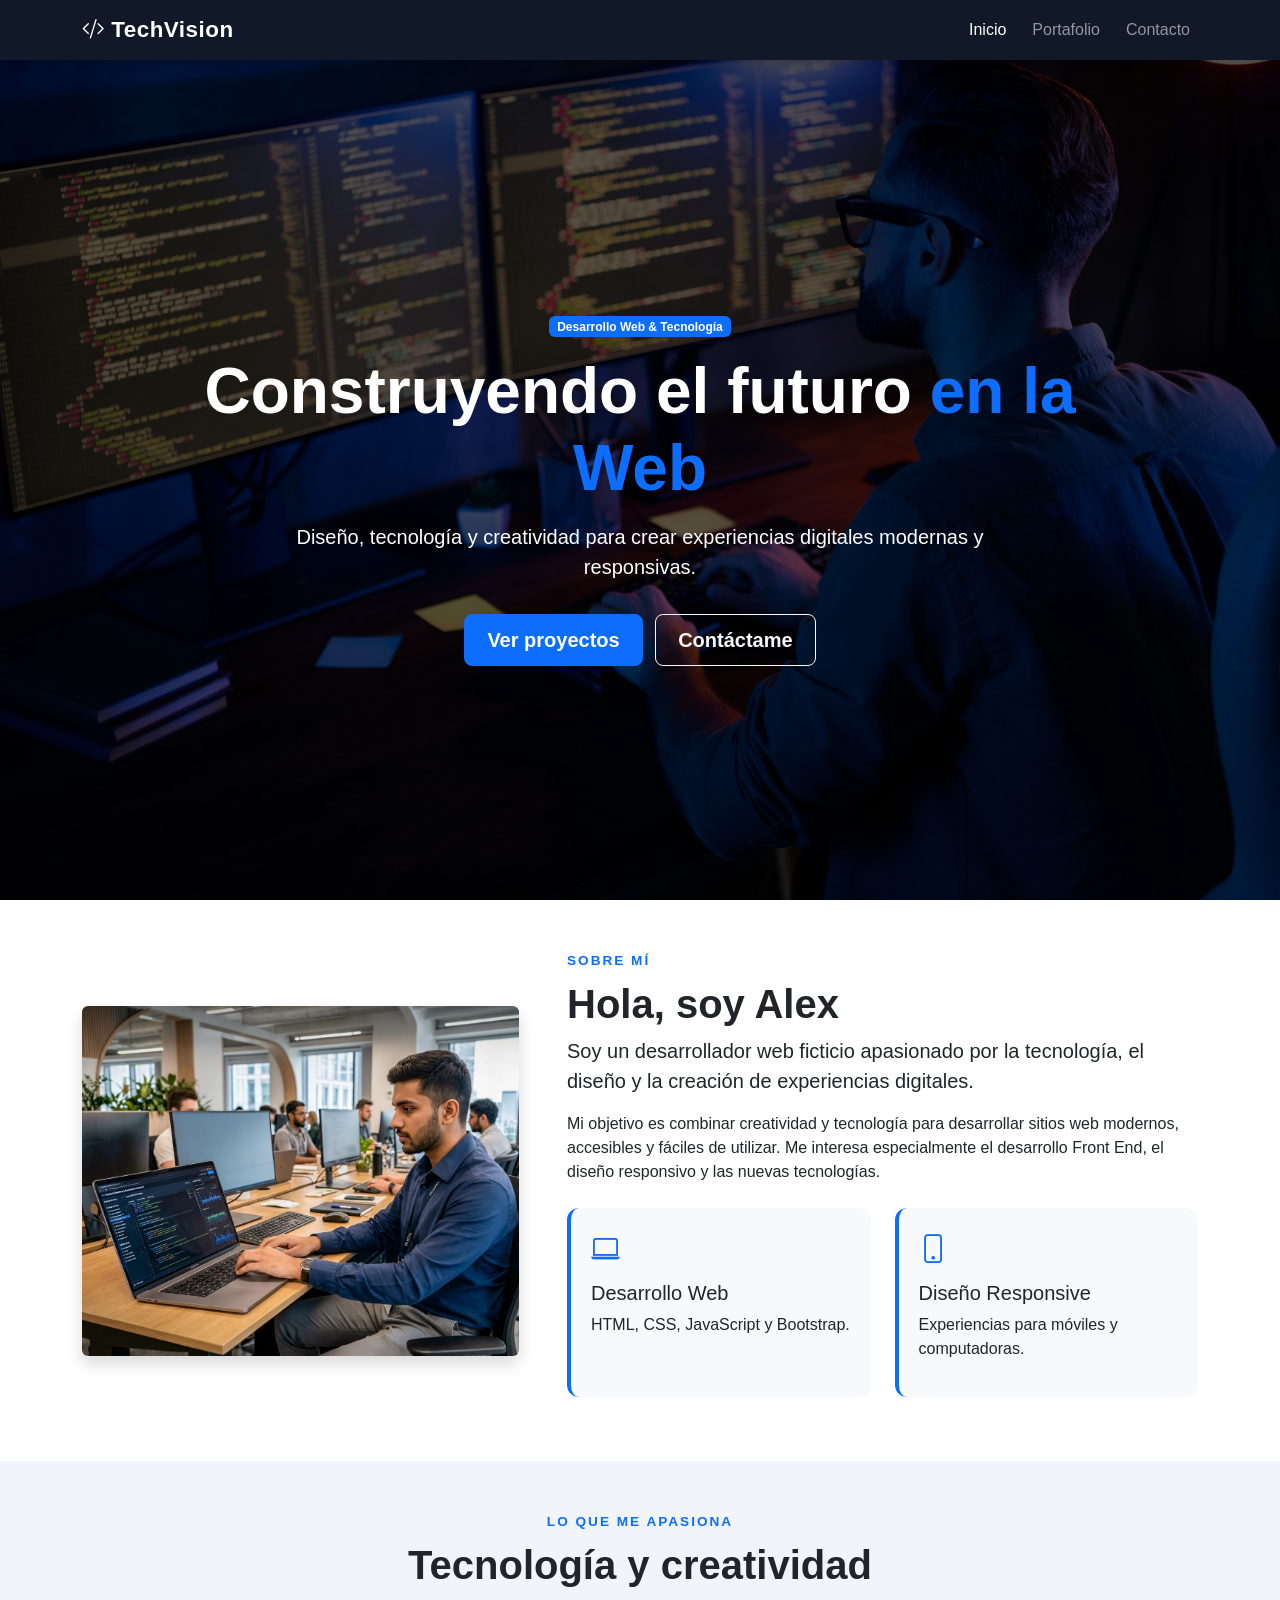
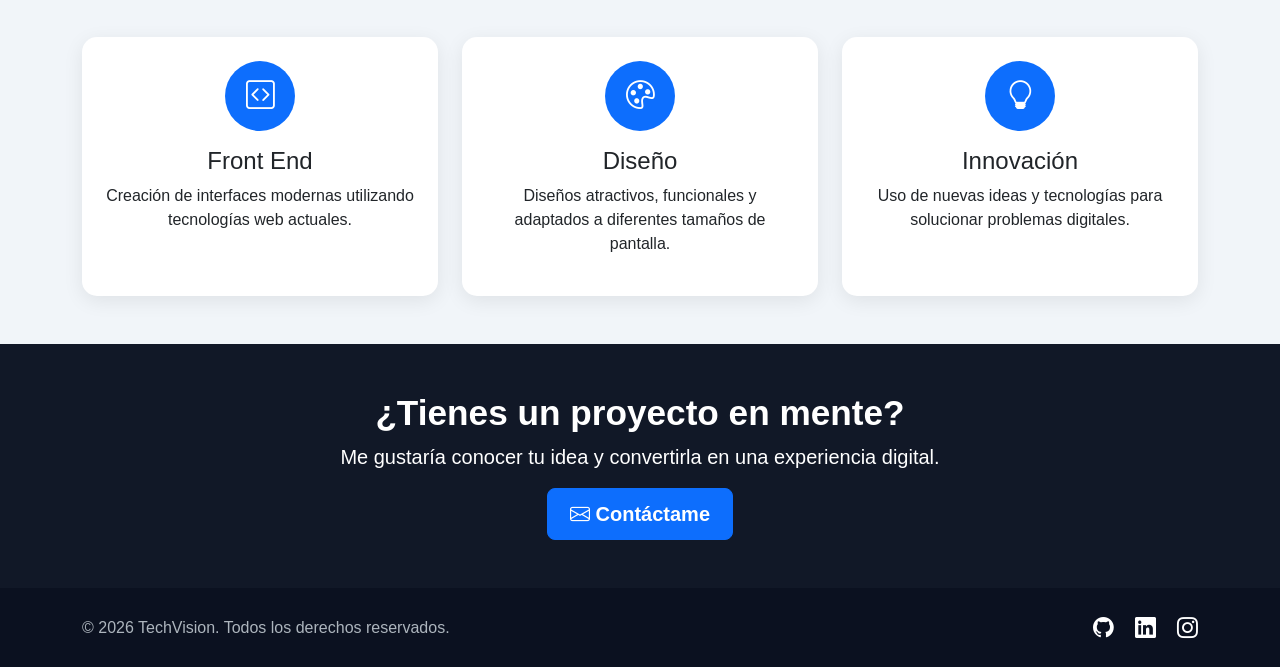
<file: index.html>
<!DOCTYPE html>
<html lang="es">
<head>
    <!-- Configuración básica del documento HTML5 -->
    <meta charset="UTF-8">
    <meta name="viewport" content="width=device-width, initial-scale=1.0">

    <!-- Título de la página -->
    <title>TechVision | Desarrollo Web</title>

    <!-- Bootstrap CSS -->
    <link 
        href="https://cdn.jsdelivr.net/npm/bootstrap@5.3.3/dist/css/bootstrap.min.css" 
        rel="stylesheet"
    >

    <!-- Bootstrap Icons -->
    <link 
        rel="stylesheet" 
        href="https://cdn.jsdelivr.net/npm/bootstrap-icons@1.11.3/font/bootstrap-icons.min.css"
    >

    <!-- CSS personalizado -->
    <link rel="stylesheet" href="css/styles.css">
</head>

<body>

    <!-- =========================================
         BARRA DE NAVEGACIÓN
         Bootstrap Navbar
    ========================================== -->
    <nav class="navbar navbar-expand-lg navbar-dark bg-dark fixed-top">
        <div class="container">

            <a class="navbar-brand fw-bold" href="index.html">
                <i class="bi bi-code-slash"></i> TechVision
            </a>

            <!-- Botón para dispositivos móviles -->
            <button 
                class="navbar-toggler" 
                type="button" 
                data-bs-toggle="collapse" 
                data-bs-target="#navbarNav"
                aria-controls="navbarNav"
                aria-expanded="false"
                aria-label="Mostrar navegación"
            >
                <span class="navbar-toggler-icon"></span>
            </button>

            <!-- Enlaces de navegación -->
            <div class="collapse navbar-collapse" id="navbarNav">
                <ul class="navbar-nav ms-auto">

                    <li class="nav-item">
                        <a class="nav-link active" href="index.html">
                            Inicio
                        </a>
                    </li>

                    <li class="nav-item">
                        <a class="nav-link" href="portfolio.html">
                            Portafolio
                        </a>
                    </li>

                    <li class="nav-item">
                        <a class="nav-link" href="contacto.html">
                            Contacto
                        </a>
                    </li>

                </ul>
            </div>

        </div>
    </nav>


    <!-- =========================================
         HEADER / HERO
         Imagen de fondo + título
    ========================================== -->
    <header class="hero-section">

        <div class="hero-overlay"></div>

        <div class="container hero-content text-center">

            <span class="badge bg-primary mb-3">
                Desarrollo Web & Tecnología
            </span>

            <h1 class="display-3 fw-bold">
                Construyendo el futuro
                <span class="text-primary">en la Web</span>
            </h1>

            <p class="lead mt-3">
                Diseño, tecnología y creatividad para crear experiencias
                digitales modernas y responsivas.
            </p>

            <a href="portfolio.html" class="btn btn-primary btn-lg mt-3 me-2">
                Ver proyectos
            </a>

            <a href="contacto.html" class="btn btn-outline-light btn-lg mt-3">
                Contáctame
            </a>

        </div>

    </header>


    <!-- =========================================
         ACERCA DE MÍ
    ========================================== -->
    <section class="about-section py-5">

        <div class="container">

            <div class="row align-items-center g-5">

                <!-- Imagen -->
                <div class="col-lg-5">

                    <div class="about-image">
                        <img 
                            src="images/about.jpg" 
                            alt="Desarrollador trabajando en un proyecto web"
                            class="img-fluid rounded shadow"
                        >
                    </div>

                </div>

                <!-- Información -->
                <div class="col-lg-7">

                    <span class="section-label">
                        SOBRE MÍ
                    </span>

                    <h2 class="display-6 fw-bold mt-2">
                        Hola, soy Alex
                    </h2>

                    <p class="lead">
                        Soy un desarrollador web ficticio apasionado por la
                        tecnología, el diseño y la creación de experiencias
                        digitales.
                    </p>

                    <p>
                        Mi objetivo es combinar creatividad y tecnología para
                        desarrollar sitios web modernos, accesibles y fáciles
                        de utilizar. Me interesa especialmente el desarrollo
                        Front End, el diseño responsivo y las nuevas
                        tecnologías.
                    </p>

                    <div class="row mt-4">

                        <div class="col-sm-6 mb-3">
                            <div class="info-box">
                                <i class="bi bi-laptop"></i>
                                <h5>Desarrollo Web</h5>
                                <p>
                                    HTML, CSS, JavaScript y Bootstrap.
                                </p>
                            </div>
                        </div>

                        <div class="col-sm-6 mb-3">
                            <div class="info-box">
                                <i class="bi bi-phone"></i>
                                <h5>Diseño Responsive</h5>
                                <p>
                                    Experiencias para móviles y computadoras.
                                </p>
                            </div>
                        </div>

                    </div>

                </div>

            </div>

        </div>

    </section>


    <!-- =========================================
         ÁREAS DE INTERÉS
    ========================================== -->
    <section class="services-section py-5">

        <div class="container">

            <div class="text-center mb-5">

                <span class="section-label">
                    LO QUE ME APASIONA
                </span>

                <h2 class="display-6 fw-bold mt-2">
                    Tecnología y creatividad
                </h2>

            </div>

            <div class="row g-4">

                <!-- Tarjeta 1 -->
                <div class="col-md-4">

                    <div class="service-card h-100 p-4 text-center">

                        <div class="service-icon">
                            <i class="bi bi-code-square"></i>
                        </div>

                        <h4 class="mt-3">
                            Front End
                        </h4>

                        <p>
                            Creación de interfaces modernas utilizando
                            tecnologías web actuales.
                        </p>

                    </div>

                </div>

                <!-- Tarjeta 2 -->
                <div class="col-md-4">

                    <div class="service-card h-100 p-4 text-center">

                        <div class="service-icon">
                            <i class="bi bi-palette"></i>
                        </div>

                        <h4 class="mt-3">
                            Diseño
                        </h4>

                        <p>
                            Diseños atractivos, funcionales y adaptados a
                            diferentes tamaños de pantalla.
                        </p>

                    </div>

                </div>

                <!-- Tarjeta 3 -->
                <div class="col-md-4">

                    <div class="service-card h-100 p-4 text-center">

                        <div class="service-icon">
                            <i class="bi bi-lightbulb"></i>
                        </div>

                        <h4 class="mt-3">
                            Innovación
                        </h4>

                        <p>
                            Uso de nuevas ideas y tecnologías para solucionar
                            problemas digitales.
                        </p>

                    </div>

                </div>

            </div>

        </div>

    </section>


    <!-- =========================================
         LLAMADO A LA ACCIÓN
    ========================================== -->
    <section class="cta-section py-5">

        <div class="container text-center">

            <h2 class="fw-bold">
                ¿Tienes un proyecto en mente?
            </h2>

            <p class="lead">
                Me gustaría conocer tu idea y convertirla en una experiencia
                digital.
            </p>

            <a href="contacto.html" class="btn btn-primary btn-lg">
                <i class="bi bi-envelope"></i>
                Contáctame
            </a>

        </div>

    </section>


    <!-- =========================================
         FOOTER
    ========================================== -->
    <footer class="footer-section py-4">

        <div class="container">

            <div class="row align-items-center">

                <div class="col-md-6 text-center text-md-start">
                    <p class="mb-0">
                        © 2026 TechVision. Todos los derechos reservados.
                    </p>
                </div>

                <div class="col-md-6 text-center text-md-end mt-3 mt-md-0">

                    <a href="#" class="social-link">
                        <i class="bi bi-github"></i>
                    </a>

                    <a href="#" class="social-link">
                        <i class="bi bi-linkedin"></i>
                    </a>

                    <a href="#" class="social-link">
                        <i class="bi bi-instagram"></i>
                    </a>

                </div>

            </div>

        </div>

    </footer>


    <!-- Bootstrap JavaScript -->
    <script 
        src="https://cdn.jsdelivr.net/npm/bootstrap@5.3.3/dist/js/bootstrap.bundle.min.js">
    </script>

</body>
</html>
</file>
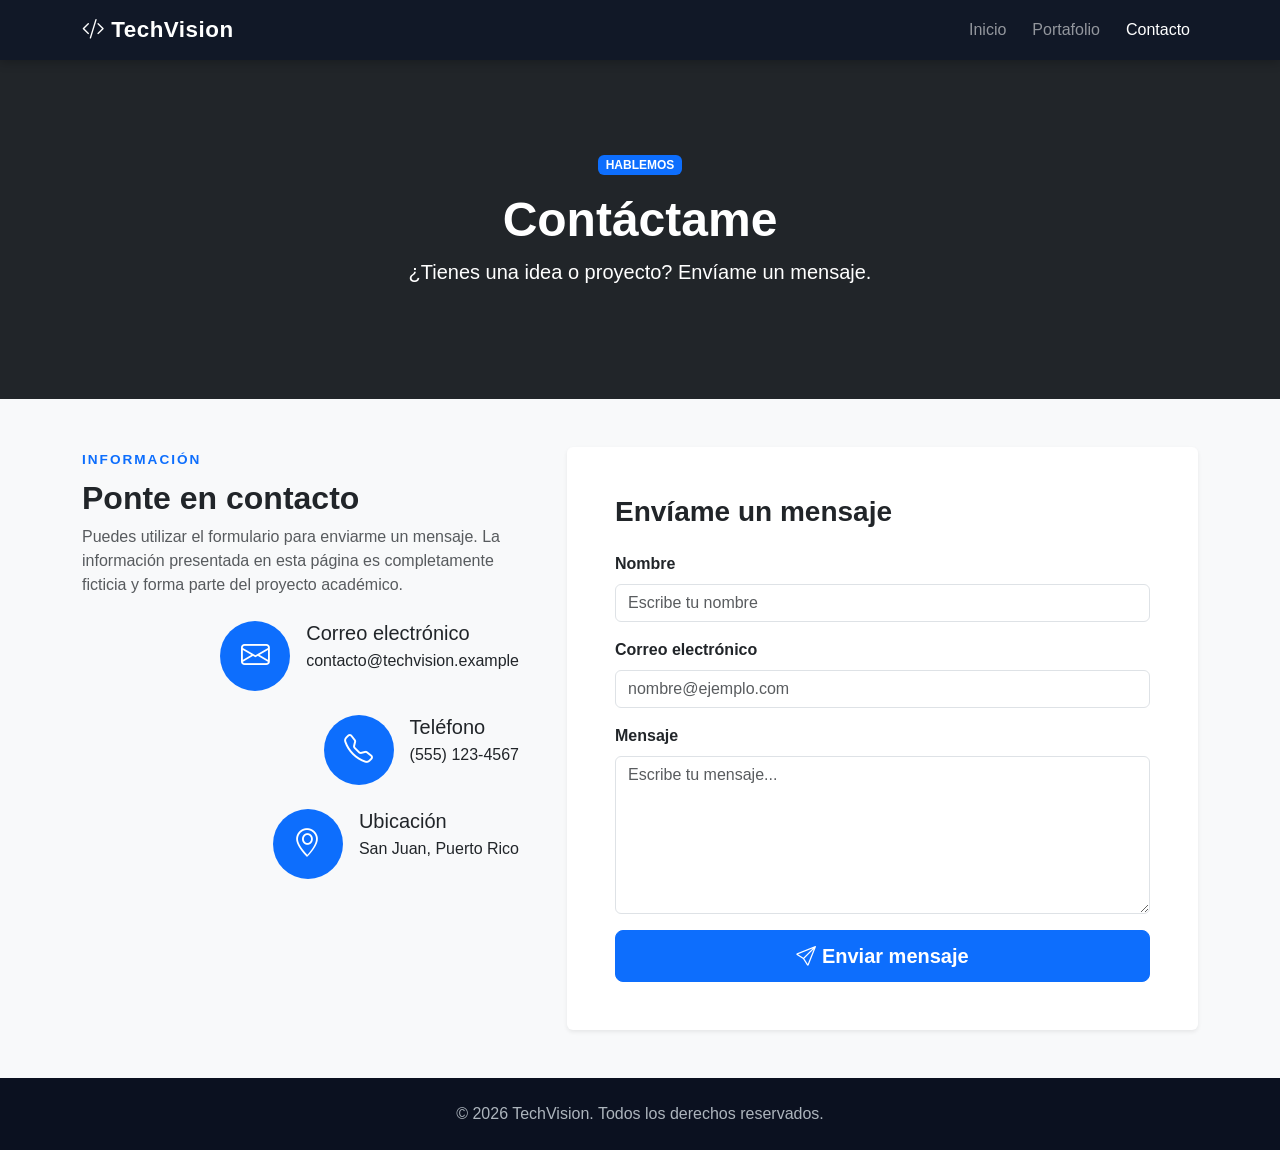
<file: contacto.html>
<!DOCTYPE html>
<html lang="es">

<head>
    <!-- Configuración HTML5 -->
    <meta charset="UTF-8">
    <meta name="viewport" content="width=device-width, initial-scale=1.0">

    <title>TechVision | Contacto</title>

    <!-- Bootstrap CSS -->
    <link 
        href="https://cdn.jsdelivr.net/npm/bootstrap@5.3.3/dist/css/bootstrap.min.css" 
        rel="stylesheet"
    >

    <!-- Bootstrap Icons -->
    <link 
        rel="stylesheet" 
        href="https://cdn.jsdelivr.net/npm/bootstrap-icons@1.11.3/font/bootstrap-icons.min.css"
    >

    <!-- CSS personalizado -->
    <link rel="stylesheet" href="css/styles.css">
</head>

<body>

    <!-- =========================================
         BARRA DE NAVEGACIÓN
    ========================================== -->

    <nav class="navbar navbar-expand-lg navbar-dark bg-dark fixed-top">

        <div class="container">

            <a class="navbar-brand fw-bold" href="index.html">
                <i class="bi bi-code-slash"></i> TechVision
            </a>

            <button 
                class="navbar-toggler"
                type="button"
                data-bs-toggle="collapse"
                data-bs-target="#navbarNav"
                aria-controls="navbarNav"
                aria-expanded="false"
                aria-label="Mostrar navegación"
            >
                <span class="navbar-toggler-icon"></span>
            </button>

            <div class="collapse navbar-collapse" id="navbarNav">

                <ul class="navbar-nav ms-auto">

                    <li class="nav-item">
                        <a class="nav-link" href="index.html">
                            Inicio
                        </a>
                    </li>

                    <li class="nav-item">
                        <a class="nav-link" href="portfolio.html">
                            Portafolio
                        </a>
                    </li>

                    <li class="nav-item">
                        <a class="nav-link active" href="contacto.html">
                            Contacto
                        </a>
                    </li>

                </ul>

            </div>

        </div>

    </nav>


    <!-- =========================================
         ENCABEZADO
    ========================================== -->

    <header class="bg-dark text-white text-center py-5" style="margin-top: 56px;">

        <div class="container py-5">

            <span class="badge bg-primary mb-3">
                HABLEMOS
            </span>

            <h1 class="display-5 fw-bold">
                Contáctame
            </h1>

            <p class="lead">
                ¿Tienes una idea o proyecto? Envíame un mensaje.
            </p>

        </div>

    </header>


    <!-- =========================================
         SECCIÓN DE CONTACTO
    ========================================== -->

    <main class="py-5">

        <div class="container">

            <div class="row g-5">


                <!-- =================================
                     INFORMACIÓN DE CONTACTO
                ================================== -->

                <div class="col-lg-5">

                    <span class="section-label">
                        INFORMACIÓN
                    </span>

                    <h2 class="fw-bold mt-2">
                        Ponte en contacto
                    </h2>

                    <p class="text-muted">
                        Puedes utilizar el formulario para enviarme un
                        mensaje. La información presentada en esta página
                        es completamente ficticia y forma parte del
                        proyecto académico.
                    </p>


                    <!-- EMAIL -->

                    <div class="d-flex align-items-start mt-4">

                        <div class="service-icon me-3">
                            <i class="bi bi-envelope"></i>
                        </div>

                        <div>
                            <h5 class="mb-1">
                                Correo electrónico
                            </h5>

                            <p class="mb-0">
                                contacto@techvision.example
                            </p>
                        </div>

                    </div>


                    <!-- TELÉFONO -->

                    <div class="d-flex align-items-start mt-4">

                        <div class="service-icon me-3">
                            <i class="bi bi-telephone"></i>
                        </div>

                        <div>
                            <h5 class="mb-1">
                                Teléfono
                            </h5>

                            <p class="mb-0">
                                (555) 123-4567
                            </p>
                        </div>

                    </div>


                    <!-- UBICACIÓN -->

                    <div class="d-flex align-items-start mt-4">

                        <div class="service-icon me-3">
                            <i class="bi bi-geo-alt"></i>
                        </div>

                        <div>
                            <h5 class="mb-1">
                                Ubicación
                            </h5>

                            <p class="mb-0">
                                San Juan, Puerto Rico
                            </p>
                        </div>

                    </div>

                </div>


                <!-- =================================
                     FORMULARIO
                ================================== -->

                <div class="col-lg-7">

                    <div class="card border-0 shadow-sm">

                        <div class="card-body p-4 p-md-5">

                            <h3 class="fw-bold mb-4">
                                Envíame un mensaje
                            </h3>


                            <!--
                                Formulario con validación Bootstrap
                            -->

                            <form 
                                class="needs-validation"
                                novalidate
                            >


                                <!-- NOMBRE -->

                                <div class="mb-3">

                                    <label 
                                        for="nombre"
                                        class="form-label fw-semibold"
                                    >
                                        Nombre
                                    </label>

                                    <input 
                                        type="text"
                                        class="form-control"
                                        id="nombre"
                                        name="nombre"
                                        placeholder="Escribe tu nombre"
                                        required
                                    >

                                    <div class="invalid-feedback">
                                        Por favor, escribe tu nombre.
                                    </div>

                                </div>


                                <!-- EMAIL -->

                                <div class="mb-3">

                                    <label 
                                        for="email"
                                        class="form-label fw-semibold"
                                    >
                                        Correo electrónico
                                    </label>

                                    <input 
                                        type="email"
                                        class="form-control"
                                        id="email"
                                        name="email"
                                        placeholder="nombre@ejemplo.com"
                                        required
                                    >

                                    <div class="invalid-feedback">
                                        Por favor, introduce un correo
                                        electrónico válido.
                                    </div>

                                </div>


                                <!-- MENSAJE -->

                                <div class="mb-3">

                                    <label 
                                        for="mensaje"
                                        class="form-label fw-semibold"
                                    >
                                        Mensaje
                                    </label>

                                    <textarea 
                                        class="form-control"
                                        id="mensaje"
                                        name="mensaje"
                                        rows="6"
                                        placeholder="Escribe tu mensaje..."
                                        required
                                    ></textarea>

                                    <div class="invalid-feedback">
                                        Por favor, escribe un mensaje.
                                    </div>

                                </div>


                                <!-- BOTÓN -->

                                <button 
                                    type="submit"
                                    class="btn btn-primary btn-lg w-100"
                                >
                                    <i class="bi bi-send"></i>
                                    Enviar mensaje
                                </button>

                            </form>

                        </div>

                    </div>

                </div>

            </div>

        </div>

    </main>


    <!-- =========================================
         FOOTER
    ========================================== -->

    <footer class="footer-section py-4">

        <div class="container text-center">

            <p class="mb-0">
                © 2026 TechVision. Todos los derechos reservados.
            </p>

        </div>

    </footer>


    <!-- =========================================
         BOOTSTRAP JAVASCRIPT
    ========================================== -->

    <script 
        src="https://cdn.jsdelivr.net/npm/bootstrap@5.3.3/dist/js/bootstrap.bundle.min.js">
    </script>


    <!-- =========================================
         VALIDACIÓN BOOTSTRAP
    ========================================== -->

    <script>

        (() => {

            'use strict';

            const forms = document.querySelectorAll('.needs-validation');

            Array.from(forms).forEach(form => {

                form.addEventListener('submit', event => {

                    if (!form.checkValidity()) {

                        event.preventDefault();
                        event.stopPropagation();

                    } else {

                        event.preventDefault();

                        alert(
                            '¡Gracias por tu mensaje! ' +
                            'Este formulario es parte de un proyecto académico.'
                        );

                    }

                    form.classList.add('was-validated');

                }, false);

            });

        })();

    </script>

</body>

</html>
</file>
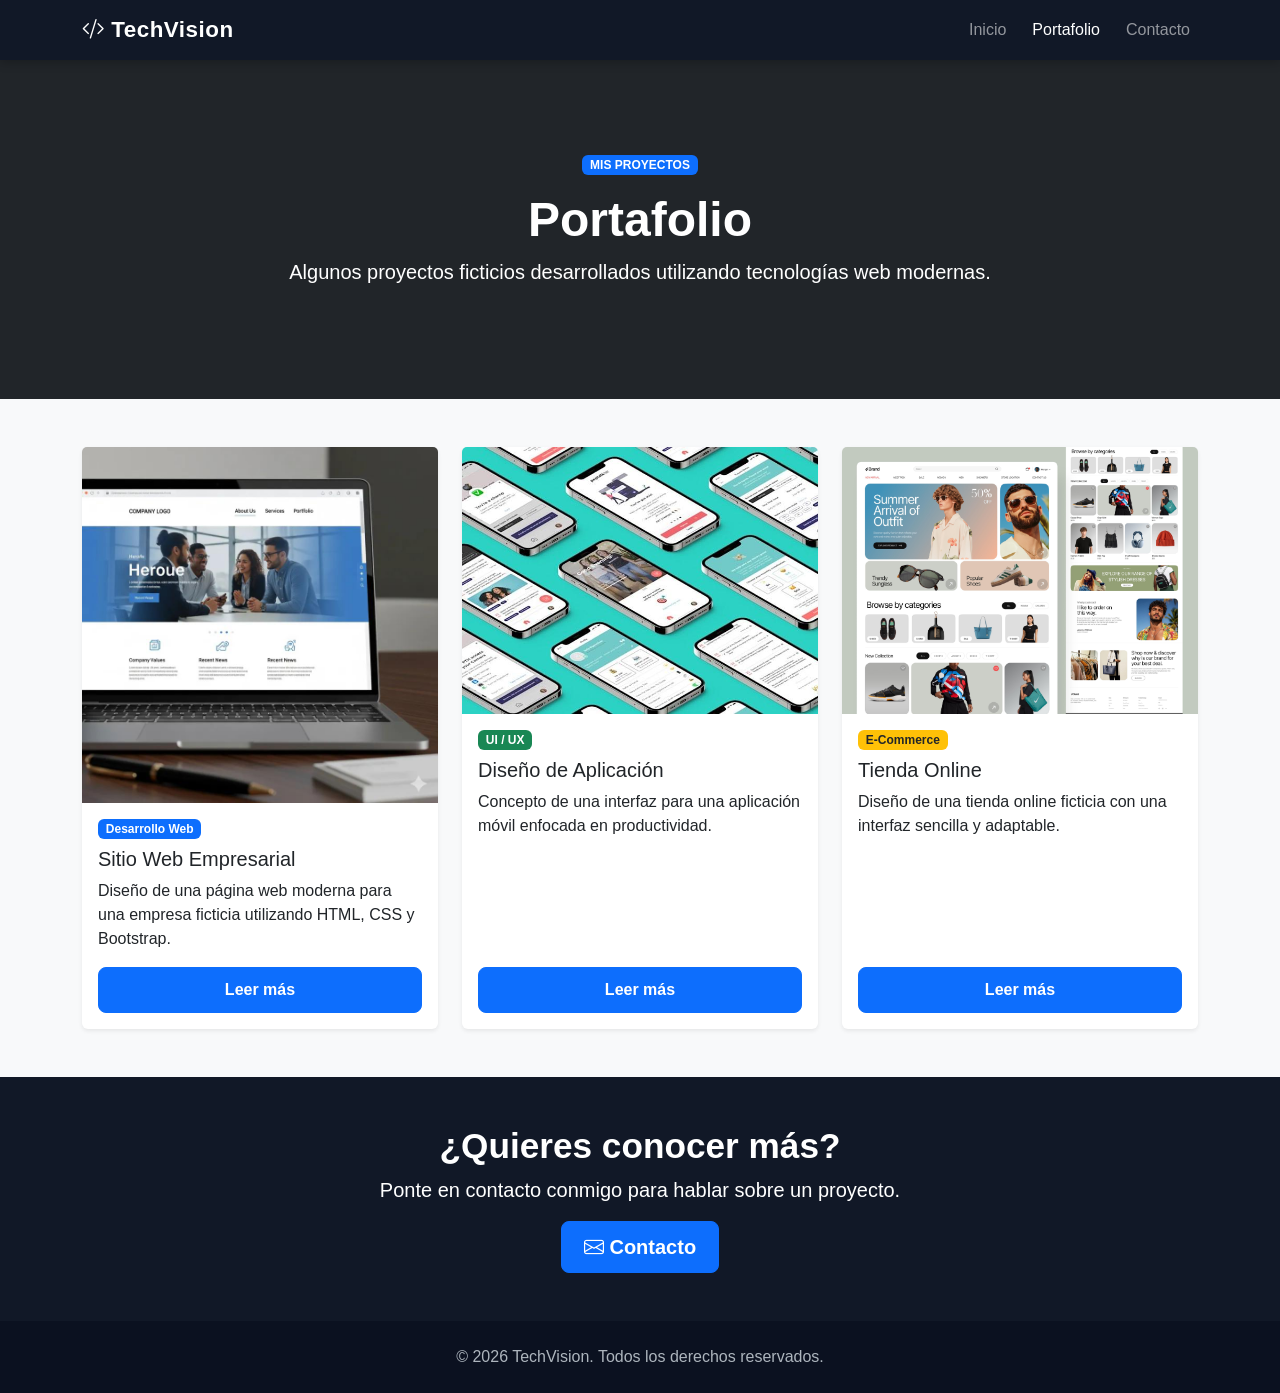
<file: portfolio.html>
<!DOCTYPE html>
<html lang="es">
<head>
    <!-- Configuración HTML5 -->
    <meta charset="UTF-8">
    <meta name="viewport" content="width=device-width, initial-scale=1.0">

    <title>TechVision | Portafolio</title>

    <!-- Bootstrap CSS -->
    <link 
        href="https://cdn.jsdelivr.net/npm/bootstrap@5.3.3/dist/css/bootstrap.min.css" 
        rel="stylesheet"
    >

    <!-- Bootstrap Icons -->
    <link 
        rel="stylesheet" 
        href="https://cdn.jsdelivr.net/npm/bootstrap-icons@1.11.3/font/bootstrap-icons.min.css"
    >

    <!-- CSS personalizado -->
    <link rel="stylesheet" href="css/styles.css">
</head>

<body>

    <!-- NAVBAR -->
    <nav class="navbar navbar-expand-lg navbar-dark bg-dark fixed-top">

        <div class="container">

            <a class="navbar-brand fw-bold" href="index.html">
                <i class="bi bi-code-slash"></i> TechVision
            </a>

            <button 
                class="navbar-toggler"
                type="button"
                data-bs-toggle="collapse"
                data-bs-target="#navbarNav"
                aria-controls="navbarNav"
                aria-expanded="false"
                aria-label="Mostrar navegación"
            >
                <span class="navbar-toggler-icon"></span>
            </button>

            <div class="collapse navbar-collapse" id="navbarNav">

                <ul class="navbar-nav ms-auto">

                    <li class="nav-item">
                        <a class="nav-link" href="index.html">
                            Inicio
                        </a>
                    </li>

                    <li class="nav-item">
                        <a class="nav-link active" href="portfolio.html">
                            Portafolio
                        </a>
                    </li>

                    <li class="nav-item">
                        <a class="nav-link" href="contacto.html">
                            Contacto
                        </a>
                    </li>

                </ul>

            </div>

        </div>

    </nav>


    <!-- HEADER -->
    <header class="bg-dark text-white text-center py-5" style="margin-top: 56px;">

        <div class="container py-5">

            <span class="badge bg-primary mb-3">
                MIS PROYECTOS
            </span>

            <h1 class="display-5 fw-bold">
                Portafolio
            </h1>

            <p class="lead">
                Algunos proyectos ficticios desarrollados utilizando
                tecnologías web modernas.
            </p>

        </div>

    </header>


    <!-- PROYECTOS -->
    <main class="py-5">

        <div class="container">

            <div class="row g-4">


                <!-- PROYECTO 1 -->
                <div class="col-md-6 col-lg-4">

                    <div class="card h-100 shadow-sm border-0">

                        <img 
                            src="images/proyecto1.jpg"
                            class="card-img-top"
                            alt="Proyecto de sitio web empresarial"
                        >

                        <div class="card-body d-flex flex-column">

                            <span class="badge bg-primary align-self-start mb-2">
                                Desarrollo Web
                            </span>

                            <h3 class="card-title h5">
                                Sitio Web Empresarial
                            </h3>

                            <p class="card-text">
                                Diseño de una página web moderna para una
                                empresa ficticia utilizando HTML, CSS y
                                Bootstrap.
                            </p>

                            <a 
                                href="proyecto1.html"
                                class="btn btn-primary mt-auto"
                            >
                                Leer más
                            </a>

                        </div>

                    </div>

                </div>


                <!-- PROYECTO 2 -->
                <div class="col-md-6 col-lg-4">

                    <div class="card h-100 shadow-sm border-0">

                        <img 
                            src="images/proyecto2.jpg"
                            class="card-img-top"
                            alt="Proyecto de aplicación móvil"
                        >

                        <div class="card-body d-flex flex-column">

                            <span class="badge bg-success align-self-start mb-2">
                                UI / UX
                            </span>

                            <h3 class="card-title h5">
                                Diseño de Aplicación
                            </h3>

                            <p class="card-text">
                                Concepto de una interfaz para una aplicación
                                móvil enfocada en productividad.
                            </p>

                            <a 
                                href="proyecto2.html"
                                class="btn btn-primary mt-auto"
                            >
                                Leer más
                            </a>

                        </div>

                    </div>

                </div>


                <!-- PROYECTO 3 -->
                <div class="col-md-6 col-lg-4">

                    <div class="card h-100 shadow-sm border-0">

                        <img 
                            src="images/proyecto3.jpg"
                            class="card-img-top"
                            alt="Proyecto de tienda online"
                        >

                        <div class="card-body d-flex flex-column">

                            <span class="badge bg-warning text-dark align-self-start mb-2">
                                E-Commerce
                            </span>

                            <h3 class="card-title h5">
                                Tienda Online
                            </h3>

                            <p class="card-text">
                                Diseño de una tienda online ficticia con una
                                interfaz sencilla y adaptable.
                            </p>

                            <a 
                                href="proyecto3.html"
                                class="btn btn-primary mt-auto"
                            >
                                Leer más
                            </a>

                        </div>

                    </div>

                </div>

            </div>

        </div>

    </main>


    <!-- CTA -->
    <section class="cta-section py-5">

        <div class="container text-center">

            <h2 class="fw-bold">
                ¿Quieres conocer más?
            </h2>

            <p class="lead">
                Ponte en contacto conmigo para hablar sobre un proyecto.
            </p>

            <a href="contacto.html" class="btn btn-primary btn-lg">
                <i class="bi bi-envelope"></i>
                Contacto
            </a>

        </div>

    </section>


    <!-- FOOTER -->
    <footer class="footer-section py-4">

        <div class="container text-center">

            <p class="mb-0">
                © 2026 TechVision. Todos los derechos reservados.
            </p>

        </div>

    </footer>


    <!-- Bootstrap JavaScript -->
    <script 
        src="https://cdn.jsdelivr.net/npm/bootstrap@5.3.3/dist/js/bootstrap.bundle.min.js">
    </script>

</body>
</html>
</file>
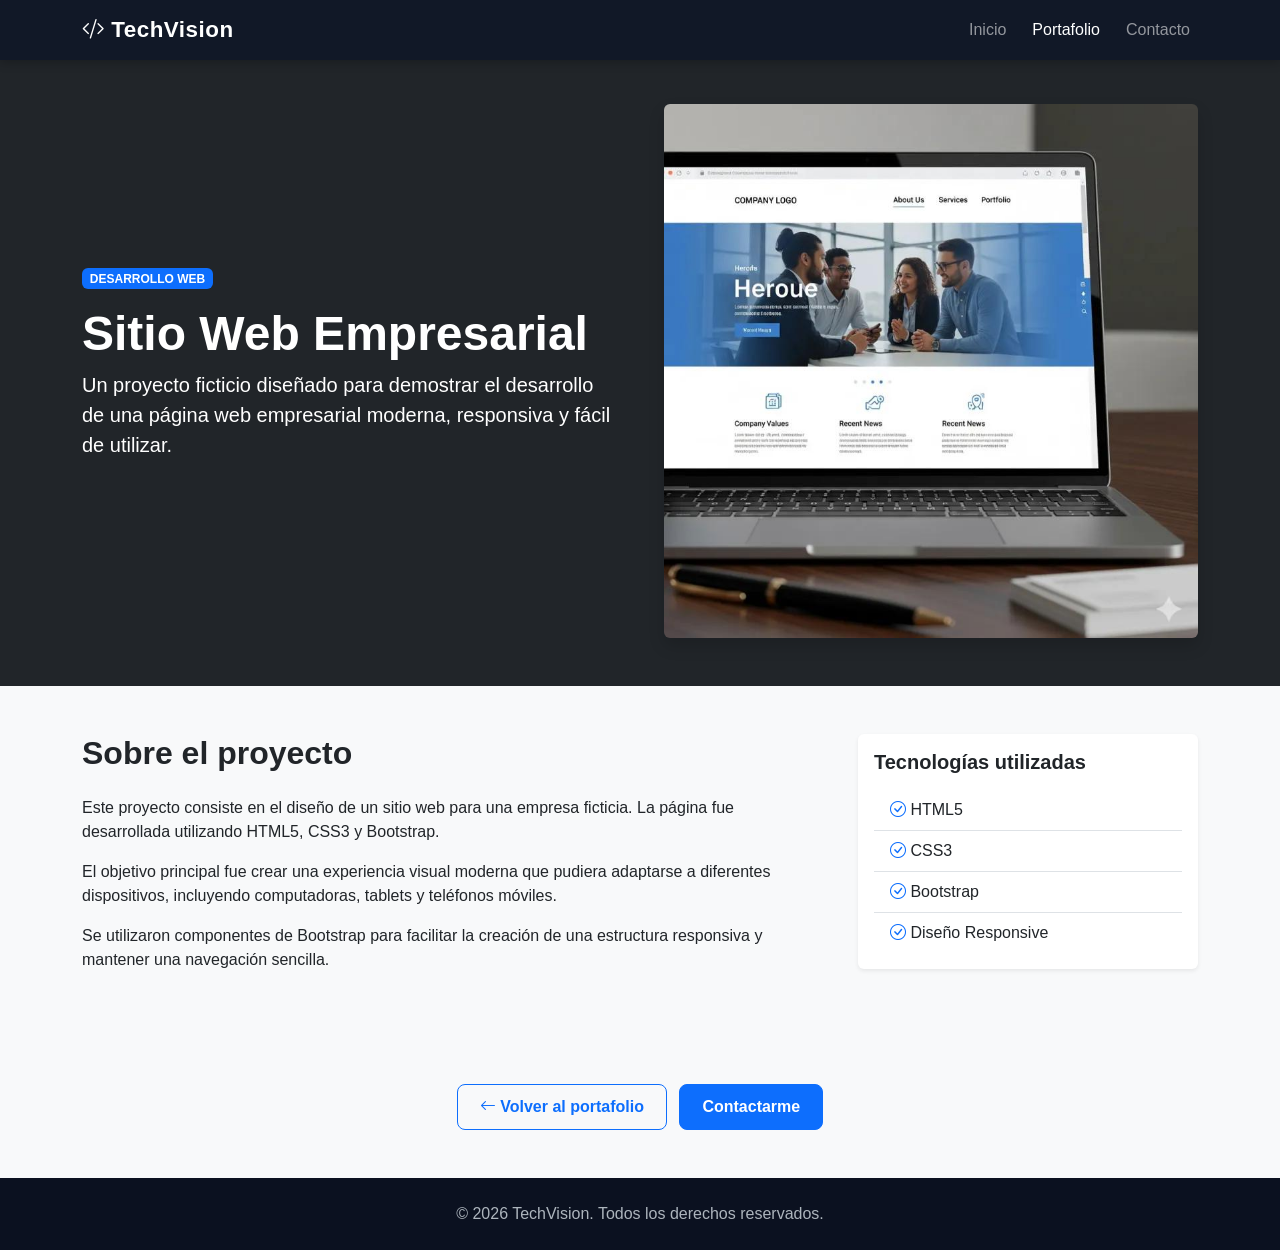
<file: proyecto1.html>
<!DOCTYPE html>
<html lang="es">
<head>
    <!-- Configuración HTML5 -->
    <meta charset="UTF-8">
    <meta name="viewport" content="width=device-width, initial-scale=1.0">

    <title>TechVision | Proyecto 1</title>

    <!-- Bootstrap CSS -->
    <link 
        href="https://cdn.jsdelivr.net/npm/bootstrap@5.3.3/dist/css/bootstrap.min.css" 
        rel="stylesheet"
    >

    <!-- Bootstrap Icons -->
    <link 
        rel="stylesheet" 
        href="https://cdn.jsdelivr.net/npm/bootstrap-icons@1.11.3/font/bootstrap-icons.min.css"
    >

    <!-- CSS personalizado -->
    <link rel="stylesheet" href="css/styles.css">
</head>

<body>

    <!-- NAVBAR -->
    <nav class="navbar navbar-expand-lg navbar-dark bg-dark fixed-top">

        <div class="container">

            <a class="navbar-brand fw-bold" href="index.html">
                <i class="bi bi-code-slash"></i> TechVision
            </a>

            <button 
                class="navbar-toggler"
                type="button"
                data-bs-toggle="collapse"
                data-bs-target="#navbarNav"
                aria-controls="navbarNav"
                aria-expanded="false"
                aria-label="Mostrar navegación"
            >
                <span class="navbar-toggler-icon"></span>
            </button>

            <div class="collapse navbar-collapse" id="navbarNav">

                <ul class="navbar-nav ms-auto">

                    <li class="nav-item">
                        <a class="nav-link" href="index.html">
                            Inicio
                        </a>
                    </li>

                    <li class="nav-item">
                        <a class="nav-link active" href="portfolio.html">
                            Portafolio
                        </a>
                    </li>

                    <li class="nav-item">
                        <a class="nav-link" href="contacto.html">
                            Contacto
                        </a>
                    </li>

                </ul>

            </div>

        </div>

    </nav>


    <!-- CONTENIDO DEL PROYECTO -->
    <main style="margin-top: 56px;">

        <section class="py-5 bg-dark text-white">

            <div class="container">

                <div class="row align-items-center g-5">

                    <div class="col-lg-6">

                        <span class="badge bg-primary mb-3">
                            DESARROLLO WEB
                        </span>

                        <h1 class="display-5 fw-bold">
                            Sitio Web Empresarial
                        </h1>

                        <p class="lead">
                            Un proyecto ficticio diseñado para demostrar el
                            desarrollo de una página web empresarial moderna,
                            responsiva y fácil de utilizar.
                        </p>

                    </div>

                    <div class="col-lg-6">

                        <img 
                            src="images/proyecto1.jpg"
                            alt="Sitio web empresarial"
                            class="img-fluid rounded shadow"
                        >

                    </div>

                </div>

            </div>

        </section>


        <!-- DESCRIPCIÓN -->
        <section class="py-5">

            <div class="container">

                <div class="row g-5">

                    <div class="col-lg-8">

                        <h2 class="fw-bold mb-4">
                            Sobre el proyecto
                        </h2>

                        <p>
                            Este proyecto consiste en el diseño de un sitio
                            web para una empresa ficticia. La página fue
                            desarrollada utilizando HTML5, CSS3 y Bootstrap.
                        </p>

                        <p>
                            El objetivo principal fue crear una experiencia
                            visual moderna que pudiera adaptarse a diferentes
                            dispositivos, incluyendo computadoras, tablets
                            y teléfonos móviles.
                        </p>

                        <p>
                            Se utilizaron componentes de Bootstrap para
                            facilitar la creación de una estructura
                            responsiva y mantener una navegación sencilla.
                        </p>

                    </div>


                    <div class="col-lg-4">

                        <div class="card border-0 shadow-sm">

                            <div class="card-body">

                                <h3 class="h5 fw-bold">
                                    Tecnologías utilizadas
                                </h3>

                                <ul class="list-group list-group-flush mt-3">

                                    <li class="list-group-item">
                                        <i class="bi bi-check-circle text-primary"></i>
                                        HTML5
                                    </li>

                                    <li class="list-group-item">
                                        <i class="bi bi-check-circle text-primary"></i>
                                        CSS3
                                    </li>

                                    <li class="list-group-item">
                                        <i class="bi bi-check-circle text-primary"></i>
                                        Bootstrap
                                    </li>

                                    <li class="list-group-item">
                                        <i class="bi bi-check-circle text-primary"></i>
                                        Diseño Responsive
                                    </li>

                                </ul>

                            </div>

                        </div>

                    </div>

                </div>

            </div>

        </section>


        <!-- BOTONES -->
        <section class="py-5 bg-light">

            <div class="container text-center">

                <a 
                    href="portfolio.html" 
                    class="btn btn-outline-primary me-2"
                >
                    <i class="bi bi-arrow-left"></i>
                    Volver al portafolio
                </a>

                <a 
                    href="contacto.html" 
                    class="btn btn-primary"
                >
                    Contactarme
                </a>

            </div>

        </section>

    </main>


    <!-- FOOTER -->
    <footer class="footer-section py-4">

        <div class="container text-center">

            <p class="mb-0">
                © 2026 TechVision. Todos los derechos reservados.
            </p>

        </div>

    </footer>


    <!-- Bootstrap JavaScript -->
    <script 
        src="https://cdn.jsdelivr.net/npm/bootstrap@5.3.3/dist/js/bootstrap.bundle.min.js">
    </script>

</body>
</html>
</file>
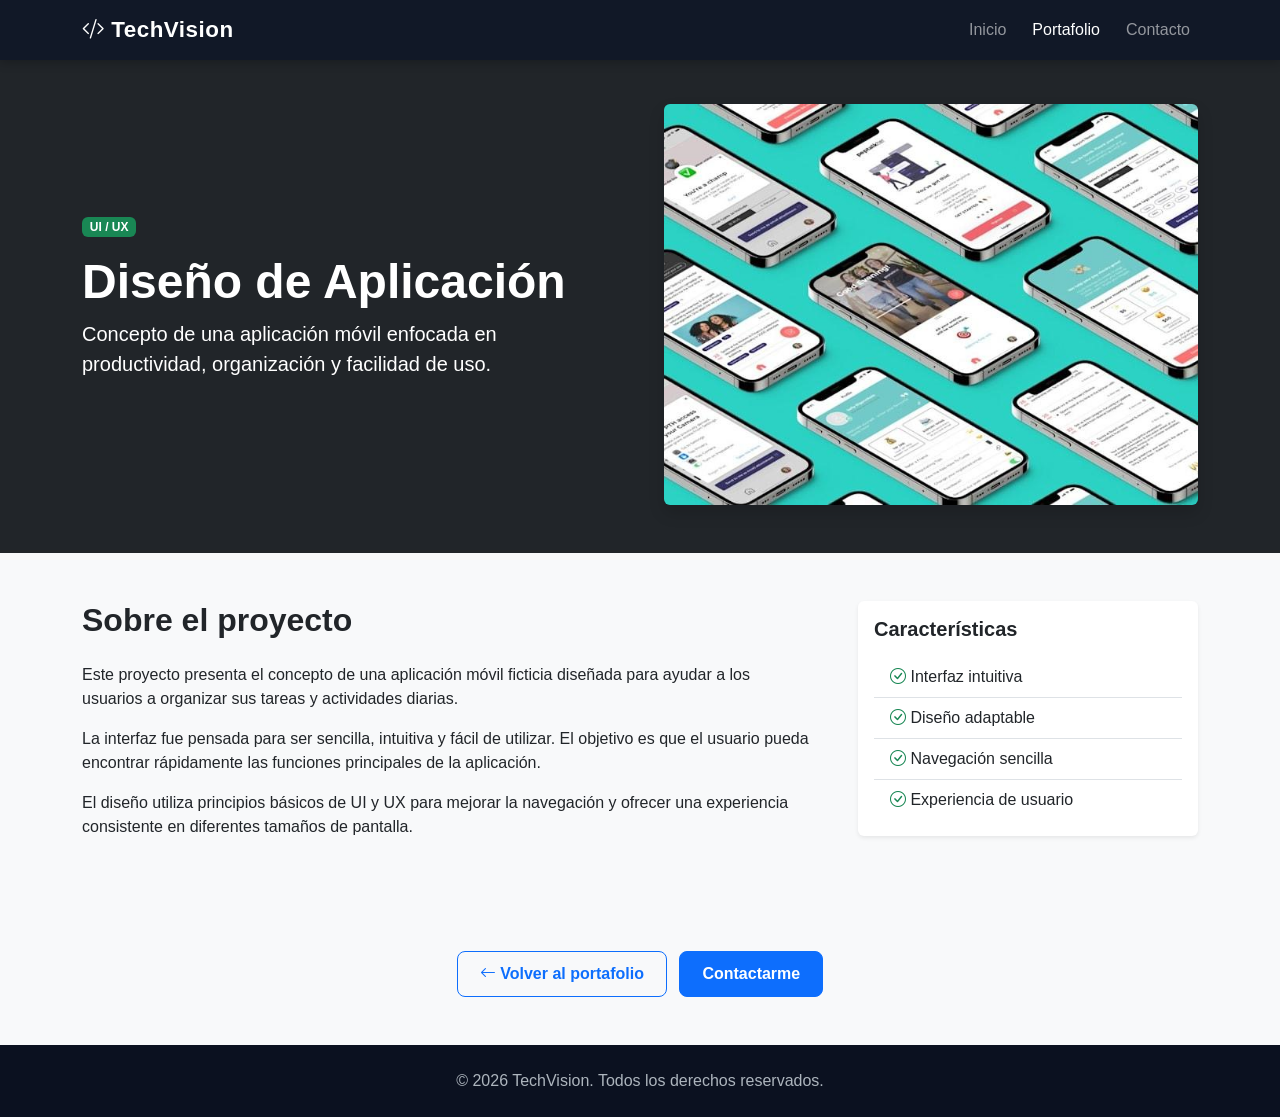
<file: proyecto2.html>
<!DOCTYPE html>
<html lang="es">
<head>
    <!-- Configuración HTML5 -->
    <meta charset="UTF-8">
    <meta name="viewport" content="width=device-width, initial-scale=1.0">

    <title>TechVision | Proyecto 2</title>

    <!-- Bootstrap CSS -->
    <link 
        href="https://cdn.jsdelivr.net/npm/bootstrap@5.3.3/dist/css/bootstrap.min.css" 
        rel="stylesheet"
    >

    <!-- Bootstrap Icons -->
    <link 
        rel="stylesheet" 
        href="https://cdn.jsdelivr.net/npm/bootstrap-icons@1.11.3/font/bootstrap-icons.min.css"
    >

    <!-- CSS personalizado -->
    <link rel="stylesheet" href="css/styles.css">
</head>

<body>

    <!-- NAVBAR -->
    <nav class="navbar navbar-expand-lg navbar-dark bg-dark fixed-top">

        <div class="container">

            <a class="navbar-brand fw-bold" href="index.html">
                <i class="bi bi-code-slash"></i> TechVision
            </a>

            <button 
                class="navbar-toggler"
                type="button"
                data-bs-toggle="collapse"
                data-bs-target="#navbarNav"
                aria-controls="navbarNav"
                aria-expanded="false"
                aria-label="Mostrar navegación"
            >
                <span class="navbar-toggler-icon"></span>
            </button>

            <div class="collapse navbar-collapse" id="navbarNav">

                <ul class="navbar-nav ms-auto">

                    <li class="nav-item">
                        <a class="nav-link" href="index.html">
                            Inicio
                        </a>
                    </li>

                    <li class="nav-item">
                        <a class="nav-link active" href="portfolio.html">
                            Portafolio
                        </a>
                    </li>

                    <li class="nav-item">
                        <a class="nav-link" href="contacto.html">
                            Contacto
                        </a>
                    </li>

                </ul>

            </div>

        </div>

    </nav>


    <!-- CONTENIDO -->
    <main style="margin-top: 56px;">

        <!-- HEADER DEL PROYECTO -->
        <section class="py-5 bg-dark text-white">

            <div class="container">

                <div class="row align-items-center g-5">

                    <div class="col-lg-6">

                        <span class="badge bg-success mb-3">
                            UI / UX
                        </span>

                        <h1 class="display-5 fw-bold">
                            Diseño de Aplicación
                        </h1>

                        <p class="lead">
                            Concepto de una aplicación móvil enfocada en
                            productividad, organización y facilidad de uso.
                        </p>

                    </div>

                    <div class="col-lg-6">

                        <img 
                            src="images/proyecto2.jpg"
                            alt="Diseño de aplicación móvil"
                            class="img-fluid rounded shadow"
                        >

                    </div>

                </div>

            </div>

        </section>


        <!-- DESCRIPCIÓN -->
        <section class="py-5">

            <div class="container">

                <div class="row g-5">

                    <div class="col-lg-8">

                        <h2 class="fw-bold mb-4">
                            Sobre el proyecto
                        </h2>

                        <p>
                            Este proyecto presenta el concepto de una
                            aplicación móvil ficticia diseñada para ayudar
                            a los usuarios a organizar sus tareas y
                            actividades diarias.
                        </p>

                        <p>
                            La interfaz fue pensada para ser sencilla,
                            intuitiva y fácil de utilizar. El objetivo es
                            que el usuario pueda encontrar rápidamente las
                            funciones principales de la aplicación.
                        </p>

                        <p>
                            El diseño utiliza principios básicos de UI y UX
                            para mejorar la navegación y ofrecer una
                            experiencia consistente en diferentes tamaños
                            de pantalla.
                        </p>

                    </div>


                    <div class="col-lg-4">

                        <div class="card border-0 shadow-sm">

                            <div class="card-body">

                                <h3 class="h5 fw-bold">
                                    Características
                                </h3>

                                <ul class="list-group list-group-flush mt-3">

                                    <li class="list-group-item">
                                        <i class="bi bi-check-circle text-success"></i>
                                        Interfaz intuitiva
                                    </li>

                                    <li class="list-group-item">
                                        <i class="bi bi-check-circle text-success"></i>
                                        Diseño adaptable
                                    </li>

                                    <li class="list-group-item">
                                        <i class="bi bi-check-circle text-success"></i>
                                        Navegación sencilla
                                    </li>

                                    <li class="list-group-item">
                                        <i class="bi bi-check-circle text-success"></i>
                                        Experiencia de usuario
                                    </li>

                                </ul>

                            </div>

                        </div>

                    </div>

                </div>

            </div>

        </section>


        <!-- BOTONES -->
        <section class="py-5 bg-light">

            <div class="container text-center">

                <a 
                    href="portfolio.html" 
                    class="btn btn-outline-primary me-2"
                >
                    <i class="bi bi-arrow-left"></i>
                    Volver al portafolio
                </a>

                <a 
                    href="contacto.html" 
                    class="btn btn-primary"
                >
                    Contactarme
                </a>

            </div>

        </section>

    </main>


    <!-- FOOTER -->
    <footer class="footer-section py-4">

        <div class="container text-center">

            <p class="mb-0">
                © 2026 TechVision. Todos los derechos reservados.
            </p>

        </div>

    </footer>


    <!-- Bootstrap JavaScript -->
    <script 
        src="https://cdn.jsdelivr.net/npm/bootstrap@5.3.3/dist/js/bootstrap.bundle.min.js">
    </script>

</body>
</html>
</file>
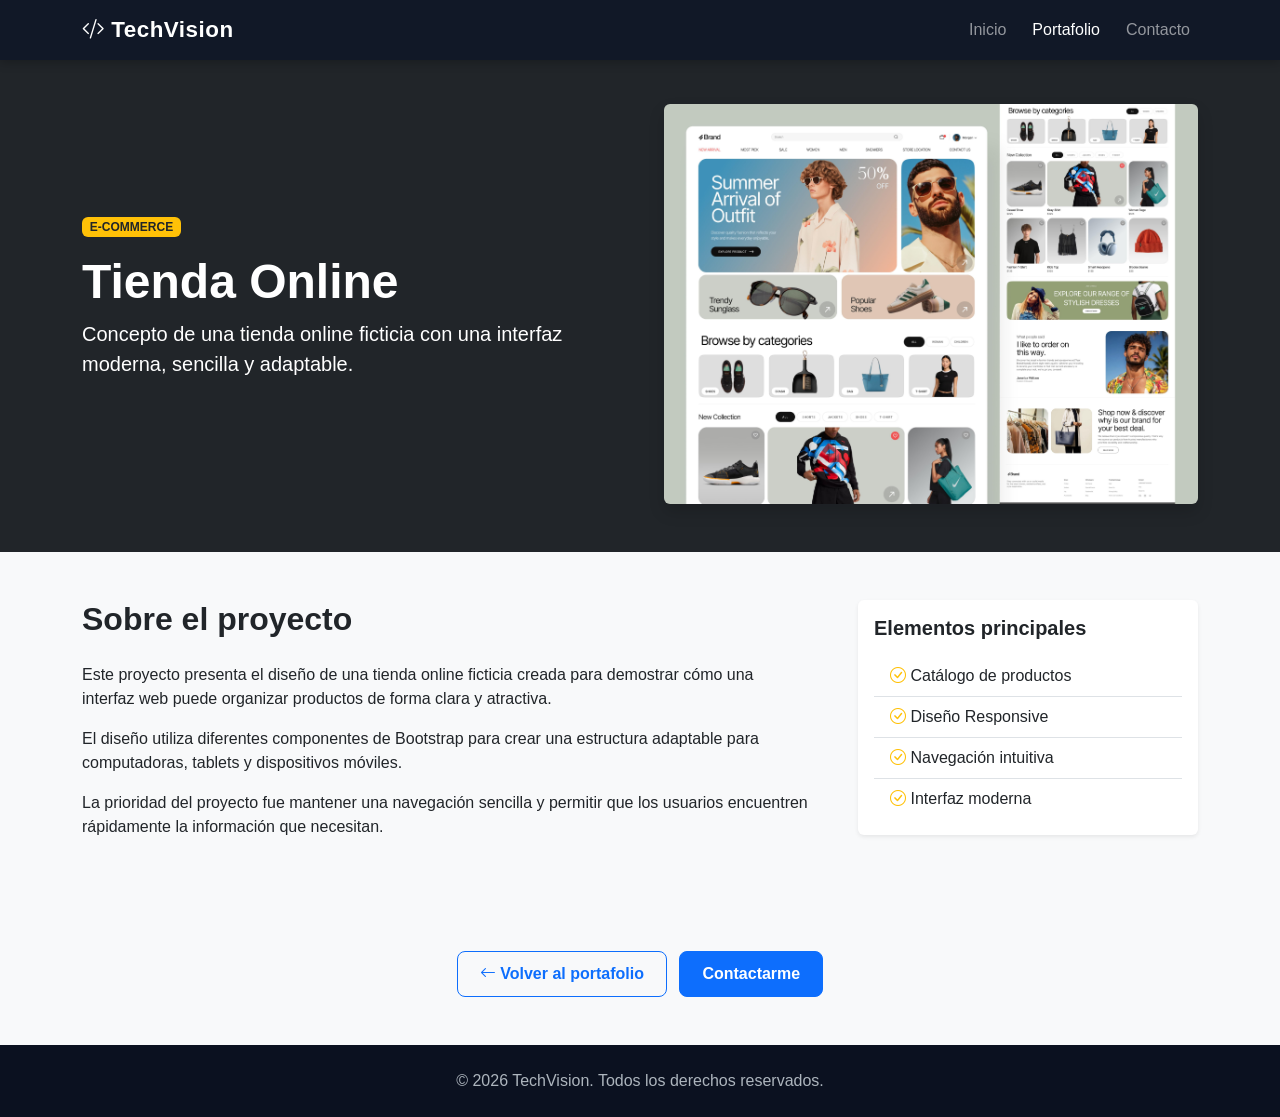
<file: proyecto3.html>
<!DOCTYPE html>
<html lang="es">
<head>
    <!-- Configuración HTML5 -->
    <meta charset="UTF-8">
    <meta name="viewport" content="width=device-width, initial-scale=1.0">

    <title>TechVision | Proyecto 3</title>

    <!-- Bootstrap CSS -->
    <link 
        href="https://cdn.jsdelivr.net/npm/bootstrap@5.3.3/dist/css/bootstrap.min.css" 
        rel="stylesheet"
    >

    <!-- Bootstrap Icons -->
    <link 
        rel="stylesheet" 
        href="https://cdn.jsdelivr.net/npm/bootstrap-icons@1.11.3/font/bootstrap-icons.min.css"
    >

    <!-- CSS personalizado -->
    <link rel="stylesheet" href="css/styles.css">
</head>

<body>

    <!-- NAVBAR -->
    <nav class="navbar navbar-expand-lg navbar-dark bg-dark fixed-top">

        <div class="container">

            <a class="navbar-brand fw-bold" href="index.html">
                <i class="bi bi-code-slash"></i> TechVision
            </a>

            <button 
                class="navbar-toggler"
                type="button"
                data-bs-toggle="collapse"
                data-bs-target="#navbarNav"
                aria-controls="navbarNav"
                aria-expanded="false"
                aria-label="Mostrar navegación"
            >
                <span class="navbar-toggler-icon"></span>
            </button>

            <div class="collapse navbar-collapse" id="navbarNav">

                <ul class="navbar-nav ms-auto">

                    <li class="nav-item">
                        <a class="nav-link" href="index.html">
                            Inicio
                        </a>
                    </li>

                    <li class="nav-item">
                        <a class="nav-link active" href="portfolio.html">
                            Portafolio
                        </a>
                    </li>

                    <li class="nav-item">
                        <a class="nav-link" href="contacto.html">
                            Contacto
                        </a>
                    </li>

                </ul>

            </div>

        </div>

    </nav>


    <!-- CONTENIDO -->
    <main style="margin-top: 56px;">

        <!-- HEADER DEL PROYECTO -->
        <section class="py-5 bg-dark text-white">

            <div class="container">

                <div class="row align-items-center g-5">

                    <div class="col-lg-6">

                        <span class="badge bg-warning text-dark mb-3">
                            E-COMMERCE
                        </span>

                        <h1 class="display-5 fw-bold">
                            Tienda Online
                        </h1>

                        <p class="lead">
                            Concepto de una tienda online ficticia con una
                            interfaz moderna, sencilla y adaptable.
                        </p>

                    </div>

                    <div class="col-lg-6">

                        <img 
                            src="images/proyecto3.jpg"
                            alt="Diseño de tienda online"
                            class="img-fluid rounded shadow"
                        >

                    </div>

                </div>

            </div>

        </section>


        <!-- DESCRIPCIÓN -->
        <section class="py-5">

            <div class="container">

                <div class="row g-5">

                    <div class="col-lg-8">

                        <h2 class="fw-bold mb-4">
                            Sobre el proyecto
                        </h2>

                        <p>
                            Este proyecto presenta el diseño de una tienda
                            online ficticia creada para demostrar cómo una
                            interfaz web puede organizar productos de forma
                            clara y atractiva.
                        </p>

                        <p>
                            El diseño utiliza diferentes componentes de
                            Bootstrap para crear una estructura adaptable
                            para computadoras, tablets y dispositivos
                            móviles.
                        </p>

                        <p>
                            La prioridad del proyecto fue mantener una
                            navegación sencilla y permitir que los usuarios
                            encuentren rápidamente la información que
                            necesitan.
                        </p>

                    </div>


                    <div class="col-lg-4">

                        <div class="card border-0 shadow-sm">

                            <div class="card-body">

                                <h3 class="h5 fw-bold">
                                    Elementos principales
                                </h3>

                                <ul class="list-group list-group-flush mt-3">

                                    <li class="list-group-item">
                                        <i class="bi bi-check-circle text-warning"></i>
                                        Catálogo de productos
                                    </li>

                                    <li class="list-group-item">
                                        <i class="bi bi-check-circle text-warning"></i>
                                        Diseño Responsive
                                    </li>

                                    <li class="list-group-item">
                                        <i class="bi bi-check-circle text-warning"></i>
                                        Navegación intuitiva
                                    </li>

                                    <li class="list-group-item">
                                        <i class="bi bi-check-circle text-warning"></i>
                                        Interfaz moderna
                                    </li>

                                </ul>

                            </div>

                        </div>

                    </div>

                </div>

            </div>

        </section>


        <!-- BOTONES -->
        <section class="py-5 bg-light">

            <div class="container text-center">

                <a 
                    href="portfolio.html" 
                    class="btn btn-outline-primary me-2"
                >
                    <i class="bi bi-arrow-left"></i>
                    Volver al portafolio
                </a>

                <a 
                    href="contacto.html" 
                    class="btn btn-primary"
                >
                    Contactarme
                </a>

            </div>

        </section>

    </main>


    <!-- FOOTER -->
    <footer class="footer-section py-4">

        <div class="container text-center">

            <p class="mb-0">
                © 2026 TechVision. Todos los derechos reservados.
            </p>

        </div>

    </footer>


    <!-- Bootstrap JavaScript -->
    <script 
        src="https://cdn.jsdelivr.net/npm/bootstrap@5.3.3/dist/js/bootstrap.bundle.min.js">
    </script>

</body>
</html>
</file>
<file: css/styles.css>
/* =========================================
   ESTILOS GENERALES
========================================= */

html {
    scroll-behavior: smooth;
}

body {
    font-family: "Segoe UI", Arial, sans-serif;
    color: #212529;
    background-color: #f8f9fa;
}


/* =========================================
   NAVBAR
========================================= */

.navbar {
    background-color: #111827 !important;
    box-shadow: 0 2px 10px rgba(0, 0, 0, 0.25);
}

.navbar-brand {
    font-size: 1.4rem;
    letter-spacing: 0.5px;
}

.nav-link {
    margin-left: 10px;
    transition: 0.3s ease;
}

.nav-link:hover {
    color: #0d6efd !important;
}


/* =========================================
   HERO
========================================= */

.hero-section {
    min-height: 100vh;
    position: relative;

    background-image: url("../images/hero.jpg");
    background-size: cover;
    background-position: center;

    display: flex;
    align-items: center;
    justify-content: center;

    color: white;
}

.hero-overlay {
    position: absolute;
    inset: 0;
    background: rgba(0, 0, 0, 0.65);
}

.hero-content {
    position: relative;
    z-index: 2;
    padding-top: 80px;
}

.hero-content h1 {
    max-width: 900px;
    margin: 0 auto;
}

.hero-content p {
    max-width: 700px;
    margin-left: auto;
    margin-right: auto;
}


/* =========================================
   SECCIONES
========================================= */

.section-label {
    color: #0d6efd;
    font-weight: 700;
    letter-spacing: 2px;
    font-size: 0.85rem;
}

.about-section {
    background-color: white;
}

.services-section {
    background-color: #f1f5f9;
}


/* =========================================
   ABOUT
========================================= */

.about-image img {
    width: 100%;
    min-height: 350px;
    object-fit: cover;
}

.info-box {
    background-color: #f8f9fa;
    padding: 20px;
    border-radius: 12px;
    height: 100%;
    border-left: 4px solid #0d6efd;
}

.info-box i {
    color: #0d6efd;
    font-size: 1.8rem;
}

.info-box h5 {
    margin-top: 10px;
}


/* =========================================
   TARJETAS DE SERVICIOS
========================================= */

.service-card {
    background-color: white;
    border-radius: 15px;

    box-shadow: 0 5px 20px rgba(0, 0, 0, 0.08);

    transition: transform 0.3s ease,
                box-shadow 0.3s ease;
}

.service-card:hover {
    transform: translateY(-8px);

    box-shadow: 0 12px 30px rgba(0, 0, 0, 0.15);
}

.service-icon {
    width: 70px;
    height: 70px;

    margin: 0 auto;

    display: flex;
    align-items: center;
    justify-content: center;

    border-radius: 50%;

    background-color: #0d6efd;
    color: white;

    font-size: 1.8rem;
}


/* =========================================
   BOTONES
========================================= */

.btn {
    border-radius: 8px;
    padding: 10px 22px;
    font-weight: 600;
}

.btn-primary {
    background-color: #0d6efd;
    border-color: #0d6efd;
}

.btn-primary:hover {
    background-color: #0b5ed7;
    border-color: #0b5ed7;
}


/* =========================================
   CALL TO ACTION
========================================= */

.cta-section {
    background-color: #111827;
    color: white;
}

.cta-section h2 {
    font-size: 2.2rem;
}


/* =========================================
   FOOTER
========================================= */

.footer-section {
    background-color: #0b1120;
    color: #adb5bd;
}

.social-link {
    color: white;
    font-size: 1.3rem;
    margin-left: 15px;
    text-decoration: none;

    transition: 0.3s ease;
}

.social-link:hover {
    color: #0d6efd;
}


/* =========================================
   RESPONSIVE
========================================= */

@media (max-width: 768px) {

    .hero-section {
        min-height: 90vh;
    }

    .hero-content h1 {
        font-size: 2.5rem;
    }

    .hero-content p {
        font-size: 1rem;
    }

    .about-image img {
        min-height: 250px;
    }

    .cta-section h2 {
        font-size: 1.8rem;
    }

    .navbar-nav {
        padding-top: 10px;
    }

    .nav-link {
        margin-left: 0;
    }
}


/* =========================================
   DISPOSITIVOS PEQUEÑOS
========================================= */

@media (max-width: 576px) {

    .hero-content h1 {
        font-size: 2rem;
    }

    .hero-content .btn {
        width: 100%;
        margin-right: 0 !important;
    }

    .hero-content .btn + .btn {
        margin-top: 10px;
    }

    .about-section,
    .services-section,
    .cta-section {
        padding-top: 60px !important;
        padding-bottom: 60px !important;
    }
}
</file>
